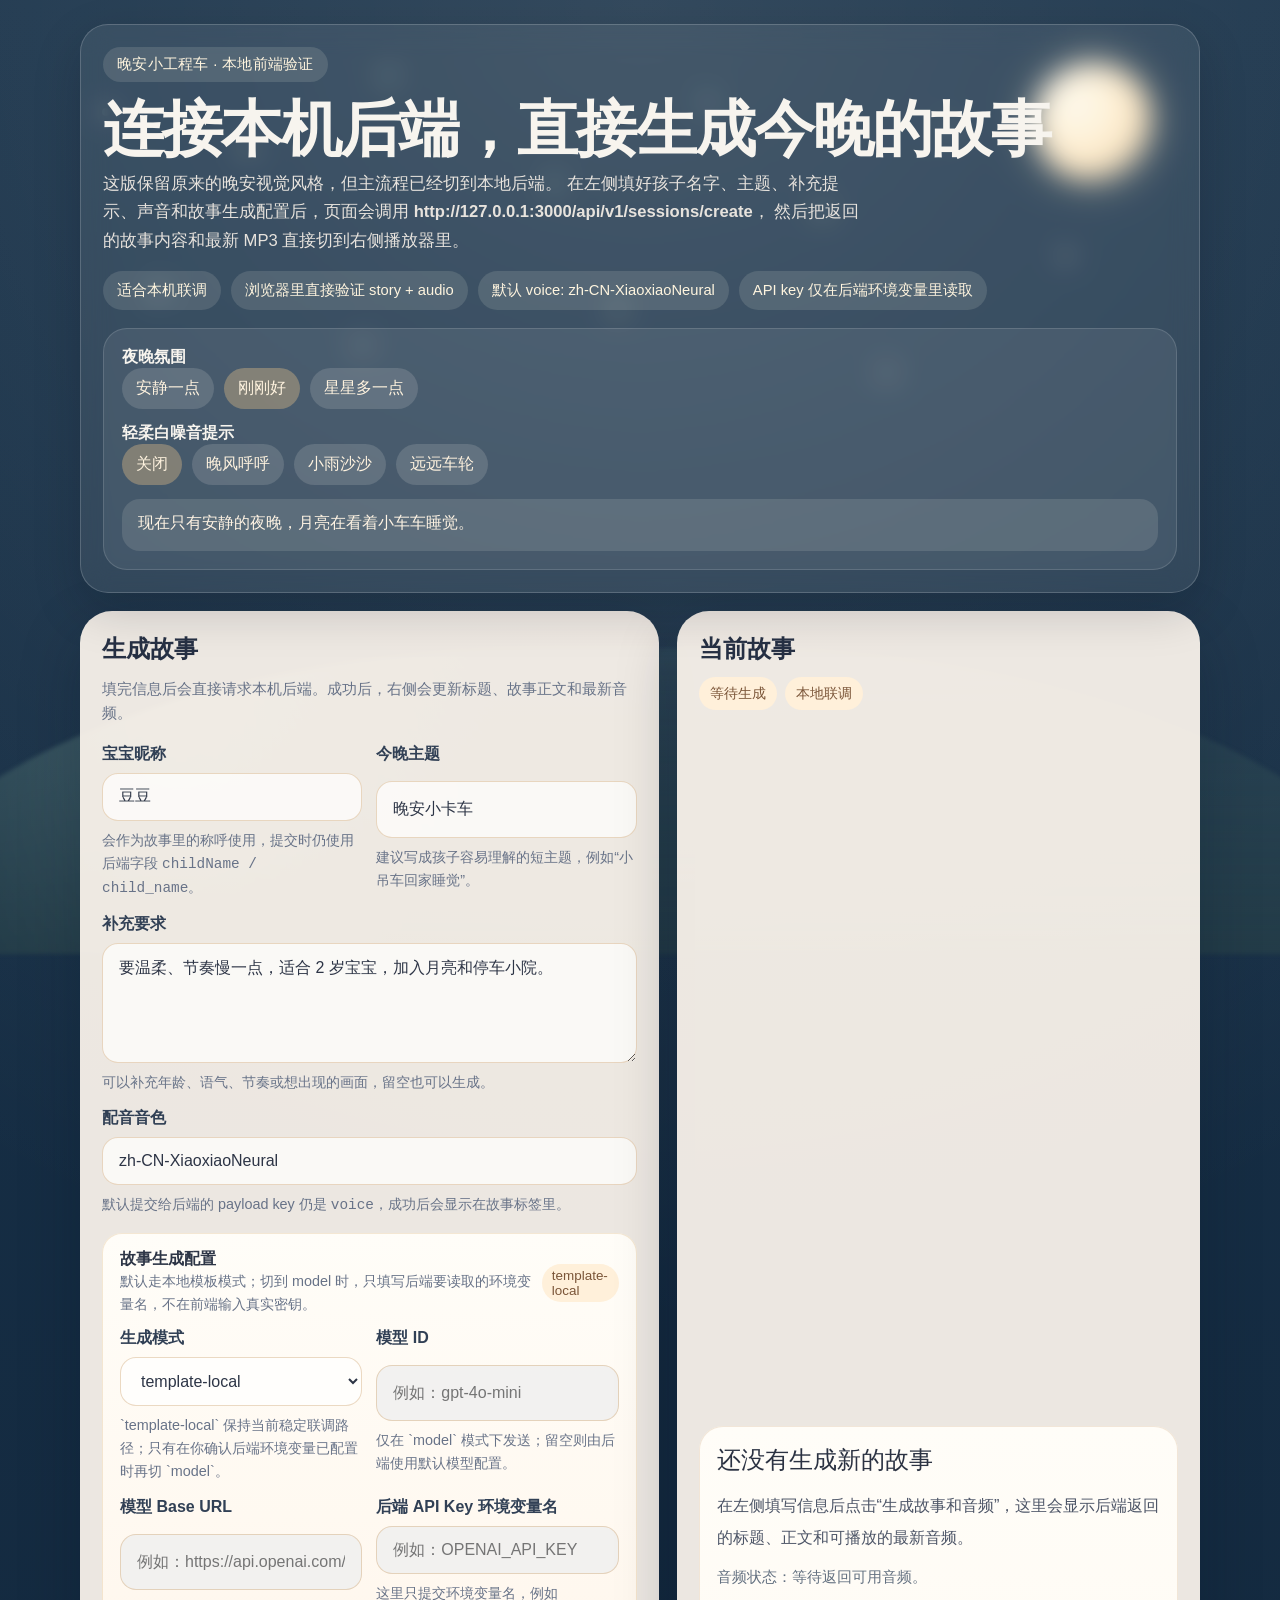
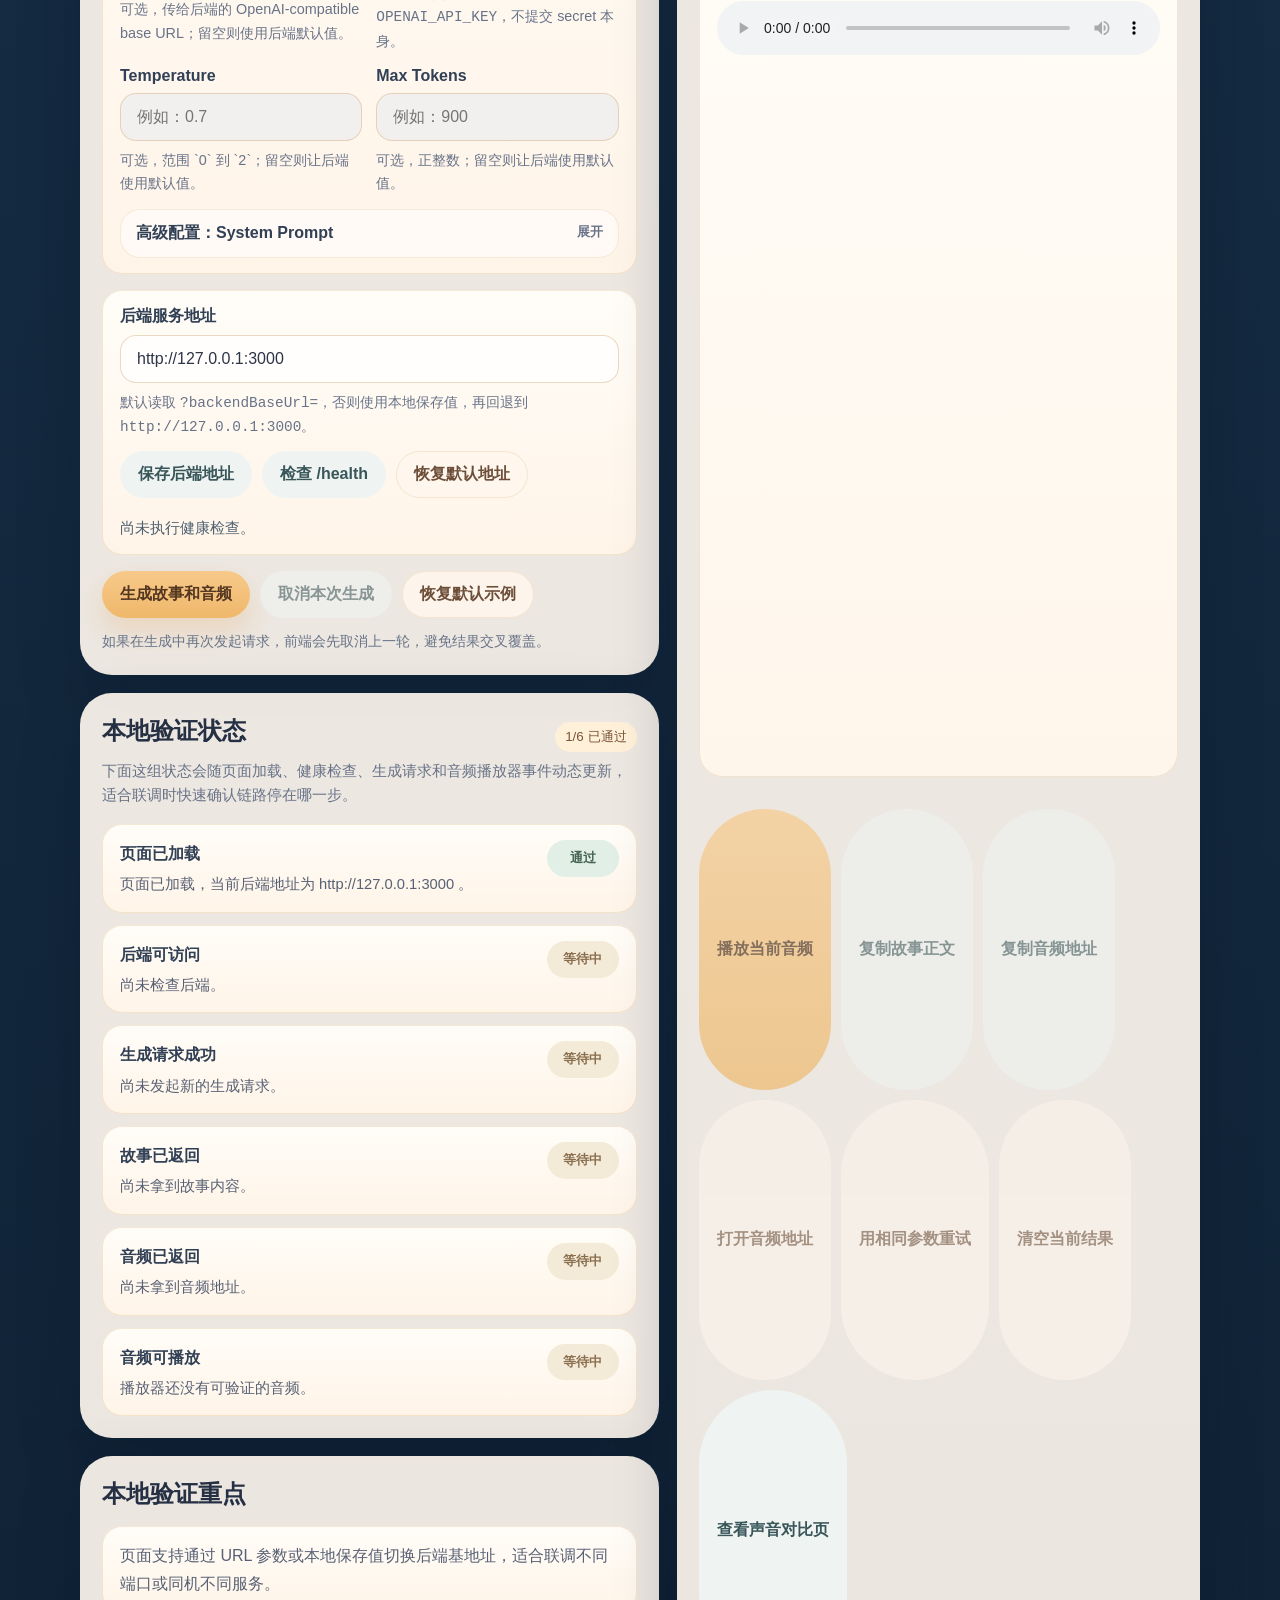
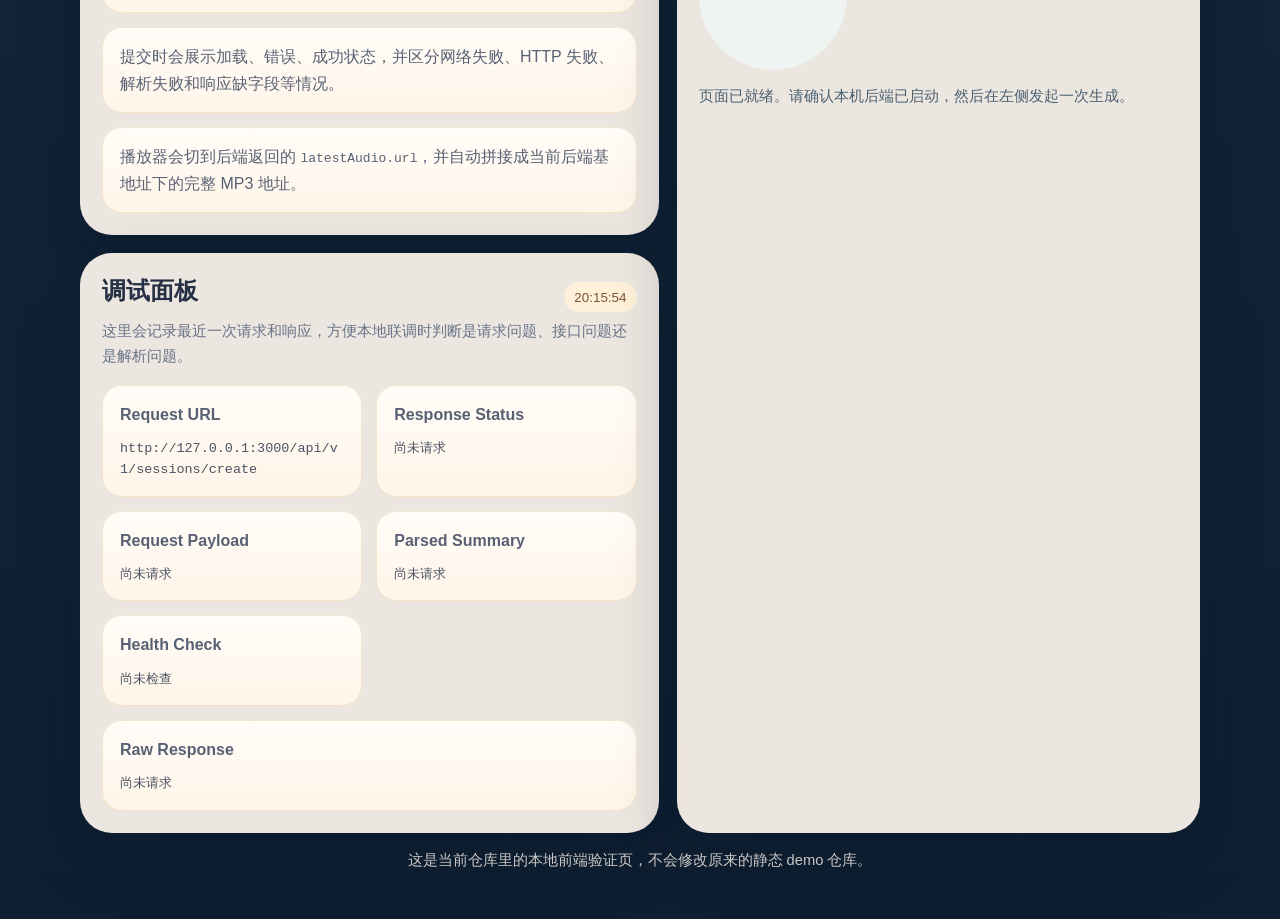
<file: index.html>
<!DOCTYPE html>
<html lang="zh-CN">
<head>
  <meta charset="UTF-8">
  <meta name="viewport" content="width=device-width, initial-scale=1.0">
  <title>晚安小工程车 · 本地前端验证页</title>
  <meta name="description" content="晚安小工程车本地前端验证页，可直接连接本机后端生成故事与音频。">
  <link rel="stylesheet" href="./styles.css">
</head>
<body class="ambient-medium">
  <div class="sky" aria-hidden="true">
    <div class="moon"></div>
    <div class="star" style="top: 12%; left: 8%; --duration: 4.8s; --delay: 0.2s;"></div>
    <div class="star" style="top: 16%; left: 19%; --duration: 5.4s; --delay: 1.1s;"></div>
    <div class="star" style="top: 8%; left: 30%; --duration: 6s; --delay: 1.8s;"></div>
    <div class="star" style="top: 20%; left: 43%; --duration: 4.1s; --delay: 0.9s;"></div>
    <div class="star" style="top: 11%; left: 55%; --duration: 5.8s; --delay: 2.1s;"></div>
    <div class="star" style="top: 23%; left: 64%; --duration: 4.4s; --delay: 0.7s;"></div>
    <div class="star" style="top: 14%; left: 74%; --duration: 5.2s; --delay: 1.4s;"></div>
    <div class="star" style="top: 28%; left: 83%; --duration: 6.4s; --delay: 2.6s;"></div>
    <div class="star" style="top: 32%; left: 12%; --duration: 4.6s; --delay: 0.4s;"></div>
    <div class="star" style="top: 38%; left: 28%; --duration: 5.6s; --delay: 2.2s;"></div>
    <div class="star" style="top: 34%; left: 48%; --duration: 4.3s; --delay: 1.4s;"></div>
    <div class="star" style="top: 41%; left: 69%; --duration: 5s; --delay: 0.5s;"></div>
    <div class="hills"></div>
  </div>

  <main class="wrap">
    <section class="hero">
      <div class="eyebrow">晚安小工程车 · 本地前端验证</div>
      <h1>连接本机后端，直接生成今晚的故事</h1>
      <p class="hero-copy">
        这版保留原来的晚安视觉风格，但主流程已经切到本地后端。
        在左侧填好孩子名字、主题、补充提示、声音和故事生成配置后，页面会调用
        <strong id="heroEndpoint">http://127.0.0.1:3000/api/v1/sessions/create</strong>，
        然后把返回的故事内容和最新 MP3 直接切到右侧播放器里。
      </p>
      <div class="hero-notes">
        <span class="hero-note">适合本机联调</span>
        <span class="hero-note">浏览器里直接验证 story + audio</span>
        <span class="hero-note">默认 voice: zh-CN-XiaoxiaoNeural</span>
        <span class="hero-note">API key 仅在后端环境变量里读取</span>
      </div>

      <div class="ambient-panel">
        <div>
          <strong>夜晚氛围</strong>
          <div class="ambient-options" id="ambientOptions">
            <button class="ambient-chip" data-ambient="low" type="button">安静一点</button>
            <button class="ambient-chip active" data-ambient="medium" type="button">刚刚好</button>
            <button class="ambient-chip" data-ambient="high" type="button">星星多一点</button>
          </div>
        </div>
        <div>
          <strong>轻柔白噪音提示</strong>
          <div class="noise-options" id="noiseOptions">
            <button class="ambient-chip active" data-noise="none" type="button">关闭</button>
            <button class="ambient-chip" data-noise="wind" type="button">晚风呼呼</button>
            <button class="ambient-chip" data-noise="rain" type="button">小雨沙沙</button>
            <button class="ambient-chip" data-noise="wheels" type="button">远远车轮</button>
          </div>
        </div>
        <p class="noise-cue" id="noiseCue">现在只有安静的夜晚，月亮在看着小车车睡觉。</p>
      </div>
    </section>

    <section class="layout">
      <div class="stack">
        <section class="card">
          <h2>生成故事</h2>
          <p class="subtle">
            填完信息后会直接请求本机后端。成功后，右侧会更新标题、故事正文和最新音频。
          </p>

          <form id="generationForm">
            <div class="form-grid">
              <div class="field">
                <label for="childNameInput">宝宝昵称</label>
                <input id="childNameInput" name="childName" type="text" placeholder="例如：豆豆" required>
                <p class="help-text">会作为故事里的称呼使用，提交时仍使用后端字段 <code>childName / child_name</code>。</p>
              </div>

              <div class="field">
                <label for="themeInput">今晚主题</label>
                <input id="themeInput" name="theme" type="text" placeholder="例如：晚安小卡车" required>
                <p class="help-text">建议写成孩子容易理解的短主题，例如“小吊车回家睡觉”。</p>
              </div>

              <div class="field full">
                <label for="promptInput">补充要求</label>
                <textarea id="promptInput" name="prompt" placeholder="例如：要温柔、节奏慢一点，适合 2 岁宝宝，加入月亮和停车小院。"></textarea>
                <p class="help-text">可以补充年龄、语气、节奏或想出现的画面，留空也可以生成。</p>
              </div>

              <div class="field full">
                <label for="voiceInput">配音音色</label>
                <input id="voiceInput" name="voice" type="text" value="zh-CN-XiaoxiaoNeural" required>
                <p class="help-text">默认提交给后端的 payload key 仍是 <code>voice</code>，成功后会显示在故事标签里。</p>
              </div>
            </div>

            <div class="config-panel">
              <div class="debug-heading">
                <div>
                  <strong>故事生成配置</strong>
                  <p class="help-text">默认走本地模板模式；切到 model 时，只填写后端要读取的环境变量名，不在前端输入真实密钥。</p>
                </div>
                <span class="debug-chip" id="providerModeSummary">template-local</span>
              </div>

              <div class="form-grid compact-grid">
                <div class="field">
                  <label for="providerModeInput">生成模式</label>
                  <select id="providerModeInput" name="providerMode">
                    <option value="template-local">template-local</option>
                    <option value="model">model</option>
                  </select>
                  <p class="help-text">`template-local` 保持当前稳定联调路径；只有在你确认后端环境变量已配置时再切 `model`。</p>
                </div>

                <div class="field">
                  <label for="modelInput">模型 ID</label>
                  <input id="modelInput" name="model" type="text" placeholder="例如：gpt-4o-mini" spellcheck="false">
                  <p class="help-text">仅在 `model` 模式下发送；留空则由后端使用默认模型配置。</p>
                </div>

                <div class="field">
                  <label for="baseUrlInput">模型 Base URL</label>
                  <input id="baseUrlInput" name="baseUrl" type="text" placeholder="例如：https://api.openai.com/v1" spellcheck="false">
                  <p class="help-text">可选，传给后端的 OpenAI-compatible base URL；留空则使用后端默认值。</p>
                </div>

                <div class="field">
                  <label for="apiKeyEnvVarInput">后端 API Key 环境变量名</label>
                  <input id="apiKeyEnvVarInput" name="apiKeyEnvVar" type="text" placeholder="例如：OPENAI_API_KEY" spellcheck="false" autocomplete="off">
                  <p class="help-text">这里只提交环境变量名，例如 <code>OPENAI_API_KEY</code>，不提交 secret 本身。</p>
                </div>

                <div class="field">
                  <label for="temperatureInput">Temperature</label>
                  <input id="temperatureInput" name="temperature" type="number" min="0" max="2" step="0.1" placeholder="例如：0.7">
                  <p class="help-text">可选，范围 `0` 到 `2`；留空则让后端使用默认值。</p>
                </div>

                <div class="field">
                  <label for="maxTokensInput">Max Tokens</label>
                  <input id="maxTokensInput" name="maxTokens" type="number" min="1" step="1" placeholder="例如：900">
                  <p class="help-text">可选，正整数；留空则让后端使用默认值。</p>
                </div>

                <div class="field full">
                  <details class="advanced-panel" id="advancedStoryConfig">
                    <summary>高级配置：System Prompt</summary>
                    <div class="advanced-panel-body">
                      <label for="systemPromptInput">System Prompt</label>
                      <textarea id="systemPromptInput" name="systemPrompt" placeholder="例如：请生成适合 2 岁宝宝、节奏慢、句子短、温柔收束的中文睡前故事。"></textarea>
                      <p class="help-text">可选。只在 `model` 模式下发送，适合本地验证模型提示词效果。</p>
                    </div>
                  </details>
                </div>
              </div>
            </div>

            <div class="config-panel">
              <div class="field">
                <label for="backendBaseUrlInput">后端服务地址</label>
                <input id="backendBaseUrlInput" name="backendBaseUrl" type="text" placeholder="http://127.0.0.1:3000" spellcheck="false">
                <p class="help-text">默认读取 <code>?backendBaseUrl=</code>，否则使用本地保存值，再回退到 <code>http://127.0.0.1:3000</code>。</p>
              </div>
              <div class="config-actions">
                <button class="secondary-btn" id="saveBackendBtn" type="button">保存后端地址</button>
                <button class="secondary-btn" id="healthCheckBtn" type="button">检查 /health</button>
                <button class="ghost-btn" id="resetBackendBtn" type="button">恢复默认地址</button>
              </div>
              <p class="status inline-status" id="healthStatus">尚未执行健康检查。</p>
            </div>

            <div class="demo-actions">
              <button class="primary-btn" id="generateBtn" type="submit">生成故事和音频</button>
              <button class="secondary-btn" id="cancelGenerateBtn" type="button">取消本次生成</button>
              <button class="ghost-btn" id="resetFormBtn" type="button">恢复默认示例</button>
            </div>
            <p class="help-text inline-help">如果在生成中再次发起请求，前端会先取消上一轮，避免结果交叉覆盖。</p>
          </form>
        </section>

        <section class="card">
          <div class="debug-heading">
            <h2>本地验证状态</h2>
            <span class="debug-chip" id="verificationSummary">等待首次检查</span>
          </div>
          <p class="subtle">下面这组状态会随页面加载、健康检查、生成请求和音频播放器事件动态更新，适合联调时快速确认链路停在哪一步。</p>
          <div class="verification-list">
            <div class="verification-item">
              <div>
                <strong>页面已加载</strong>
                <p id="checkPageLoadedDetail">初始化完成后会自动标记。</p>
              </div>
              <span class="check-badge pending" id="checkPageLoadedBadge">等待中</span>
            </div>
            <div class="verification-item">
              <div>
                <strong>后端可访问</strong>
                <p id="checkBackendReachableDetail">可通过健康检查或成功请求更新。</p>
              </div>
              <span class="check-badge pending" id="checkBackendReachableBadge">等待中</span>
            </div>
            <div class="verification-item">
              <div>
                <strong>生成请求成功</strong>
                <p id="checkGenerateRequestDetail">发起一次 POST 后更新。</p>
              </div>
              <span class="check-badge pending" id="checkGenerateRequestBadge">等待中</span>
            </div>
            <div class="verification-item">
              <div>
                <strong>故事已返回</strong>
                <p id="checkStoryReturnedDetail">检测到可展示的标题或正文后更新。</p>
              </div>
              <span class="check-badge pending" id="checkStoryReturnedBadge">等待中</span>
            </div>
            <div class="verification-item">
              <div>
                <strong>音频已返回</strong>
                <p id="checkAudioReturnedDetail">检测到音频 URL 后更新。</p>
              </div>
              <span class="check-badge pending" id="checkAudioReturnedBadge">等待中</span>
            </div>
            <div class="verification-item">
              <div>
                <strong>音频可播放</strong>
                <p id="checkAudioPlayableDetail">根据播放器加载与播放事件更新。</p>
              </div>
              <span class="check-badge pending" id="checkAudioPlayableBadge">等待中</span>
            </div>
          </div>
        </section>

        <section class="card">
          <h2>本地验证重点</h2>
          <div class="panel-grid">
            <div class="panel-item">页面支持通过 URL 参数或本地保存值切换后端基地址，适合联调不同端口或同机不同服务。</div>
            <div class="panel-item">提交时会展示加载、错误、成功状态，并区分网络失败、HTTP 失败、解析失败和响应缺字段等情况。</div>
            <div class="panel-item">播放器会切到后端返回的 <code>latestAudio.url</code>，并自动拼接成当前后端基地址下的完整 MP3 地址。</div>
          </div>
        </section>

        <section class="card">
          <div class="debug-heading">
            <h2>调试面板</h2>
            <span class="debug-chip" id="debugTimestamp">尚未请求</span>
          </div>
          <p class="subtle">这里会记录最近一次请求和响应，方便本地联调时判断是请求问题、接口问题还是解析问题。</p>
          <div class="debug-grid">
            <div class="debug-block">
              <strong>Request URL</strong>
              <pre class="debug-output" id="debugRequestUrl">尚未请求</pre>
            </div>
            <div class="debug-block">
              <strong>Response Status</strong>
              <pre class="debug-output" id="debugResponseStatus">尚未请求</pre>
            </div>
            <div class="debug-block">
              <strong>Request Payload</strong>
              <pre class="debug-output" id="debugRequestPayload">尚未请求</pre>
            </div>
            <div class="debug-block">
              <strong>Parsed Summary</strong>
              <pre class="debug-output" id="debugParsedSummary">尚未请求</pre>
            </div>
            <div class="debug-block">
              <strong>Health Check</strong>
              <pre class="debug-output" id="debugHealthCheck">尚未检查</pre>
            </div>
            <div class="debug-block full">
              <strong>Raw Response</strong>
              <pre class="debug-output raw-response" id="debugRawResponse">尚未请求</pre>
            </div>
          </div>
        </section>
      </div>

      <section class="card now-playing">
        <div>
          <h2>当前故事</h2>
          <div class="meta-row" id="currentTags">
            <span class="tag">等待生成</span>
            <span class="tag">本地联调</span>
          </div>
        </div>

        <div class="player-shell">
          <p class="story-title" id="currentTitle">还没有生成新的故事</p>
          <p class="story-text" id="currentDescription">在左侧填写信息后点击“生成故事和音频”，这里会显示后端返回的标题、正文和可播放的最新音频。</p>
          <p class="audio-status" id="audioStatus">音频状态：等待返回可用音频。</p>
          <audio id="mainPlayer" controls preload="metadata">
            <source id="mainSource" src="" type="audio/mpeg">
          </audio>
        </div>

        <div class="demo-actions">
          <button class="primary-btn" id="playCurrentBtn" type="button">播放当前音频</button>
          <button class="secondary-btn" id="copyStoryBtn" type="button">复制故事正文</button>
          <button class="secondary-btn" id="copyAudioUrlBtn" type="button">复制音频地址</button>
          <a class="ghost-btn" id="downloadCurrentBtn" href="#" target="_blank" rel="noopener noreferrer">打开音频地址</a>
          <button class="ghost-btn" id="regenerateBtn" type="button">用相同参数重试</button>
          <button class="ghost-btn" id="clearCurrentBtn" type="button">清空当前结果</button>
          <a class="secondary-btn" href="./voice-samples.html">查看声音对比页</a>
        </div>

        <p class="status" id="playerStatus">页面已就绪。请确认本机后端已启动，然后在左侧发起一次生成。</p>
      </section>
    </section>

    <p class="footer-note">这是当前仓库里的本地前端验证页，不会修改原来的静态 demo 仓库。</p>
  </main>

  <script src="./app.js"></script>
</body>
</html>
</file>
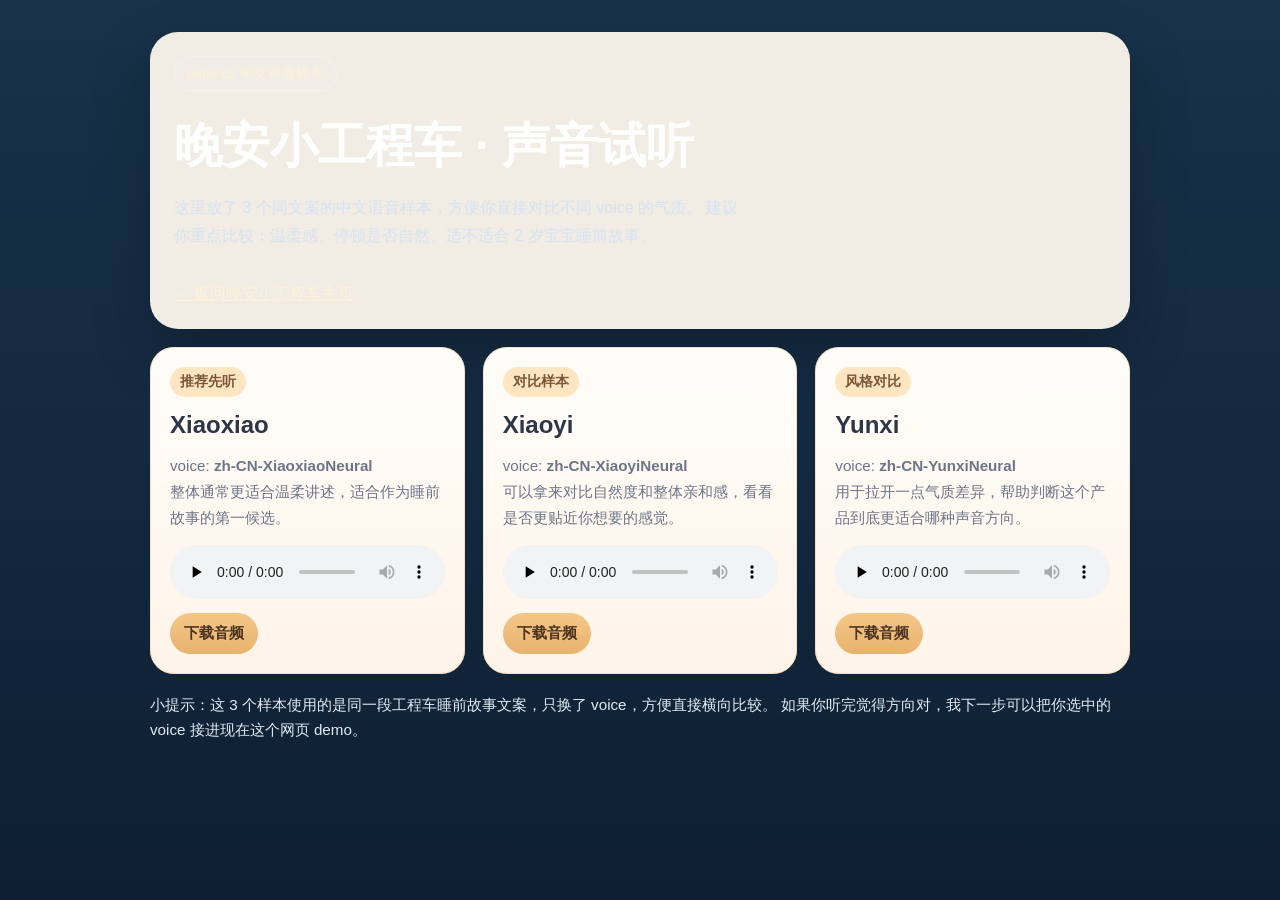
<file: voice-samples.html>
<!DOCTYPE html>
<html lang="zh-CN">
<head>
  <meta charset="UTF-8" />
  <meta name="viewport" content="width=device-width, initial-scale=1.0" />
  <title>晚安小工程车 · 声音样本</title>
  <meta name="description" content="晚安小工程车的 edge-tts 中文声音样本试听页。" />
  <style>
    :root {
      --bg-top: #18324a;
      --bg-bottom: #0e1f32;
      --panel: rgba(255, 248, 239, 0.94);
      --text: #2d3546;
      --muted: #6c7588;
      --accent: #f4c789;
      --accent-strong: #e8b36d;
      --line: rgba(255,255,255,0.18);
    }
    * { box-sizing: border-box; }
    body {
      margin: 0;
      min-height: 100vh;
      font-family: -apple-system, BlinkMacSystemFont, "Segoe UI", sans-serif;
      color: var(--text);
      background: linear-gradient(180deg, var(--bg-top), var(--bg-bottom));
    }
    .wrap {
      width: min(980px, calc(100% - 24px));
      margin: 0 auto;
      padding: 32px 0 48px;
    }
    .hero, .card {
      background: var(--panel);
      border-radius: 28px;
      padding: 24px;
      box-shadow: 0 24px 60px rgba(0,0,0,0.22);
    }
    .hero { margin-bottom: 18px; }
    .eyebrow {
      color: #fff1d6;
      display: inline-block;
      background: rgba(255,255,255,0.12);
      border: 1px solid var(--line);
      border-radius: 999px;
      padding: 8px 12px;
      font-size: 0.85rem;
      margin-bottom: 14px;
    }
    h1, h2, h3 { margin: 0; }
    h1 { color: white; margin-top: 8px; font-size: clamp(2rem, 4vw, 3rem); }
    .hero p { color: #d7e3f2; line-height: 1.75; max-width: 64ch; }
    .grid {
      display: grid;
      grid-template-columns: repeat(3, minmax(0, 1fr));
      gap: 18px;
      margin-top: 18px;
    }
    .sample-card {
      display: grid;
      gap: 14px;
      padding: 20px;
      border-radius: 24px;
      background: linear-gradient(180deg, #fffdf9, #fff4e9);
      box-shadow: inset 0 0 0 1px rgba(232, 193, 145, 0.45);
    }
    .tag {
      display: inline-block;
      width: fit-content;
      padding: 6px 10px;
      border-radius: 999px;
      background: #ffe6c0;
      color: #7a5637;
      font-size: 0.85rem;
      font-weight: 600;
    }
    .meta {
      color: var(--muted);
      line-height: 1.7;
      font-size: 0.95rem;
    }
    audio { width: 100%; }
    .actions {
      display: flex;
      gap: 10px;
      flex-wrap: wrap;
    }
    .btn {
      text-decoration: none;
      color: #4a331f;
      background: linear-gradient(180deg, var(--accent), var(--accent-strong));
      padding: 10px 14px;
      border-radius: 999px;
      font-weight: 700;
      font-size: 0.95rem;
    }
    .note {
      margin-top: 18px;
      color: #e2ebf5;
      line-height: 1.7;
      font-size: 0.95rem;
    }
    .back {
      margin-top: 18px;
      display: inline-block;
      color: #fff2d8;
    }
    @media (max-width: 860px) {
      .grid { grid-template-columns: 1fr; }
    }
  </style>
</head>
<body>
  <main class="wrap">
    <section class="hero">
      <div class="eyebrow">edge-tts 中文声音样本</div>
      <h1>晚安小工程车 · 声音试听</h1>
      <p>
        这里放了 3 个同文案的中文语音样本，方便你直接对比不同 voice 的气质。
        建议你重点比较：温柔感、停顿是否自然、适不适合 2 岁宝宝睡前故事。
      </p>
      <a class="back" href="./index.html">← 返回晚安小工程车主页</a>
    </section>

    <section class="grid">
      <article class="sample-card">
        <span class="tag">推荐先听</span>
        <h2>Xiaoxiao</h2>
        <div class="meta">voice: <strong>zh-CN-XiaoxiaoNeural</strong><br/>整体通常更适合温柔讲述，适合作为睡前故事的第一候选。</div>
        <audio controls preload="none" src="./samples/sample-xiaoxiao.mp3"></audio>
        <div class="actions">
          <a class="btn" href="./samples/sample-xiaoxiao.mp3">下载音频</a>
        </div>
      </article>

      <article class="sample-card">
        <span class="tag">对比样本</span>
        <h2>Xiaoyi</h2>
        <div class="meta">voice: <strong>zh-CN-XiaoyiNeural</strong><br/>可以拿来对比自然度和整体亲和感，看看是否更贴近你想要的感觉。</div>
        <audio controls preload="none" src="./samples/sample-xiaoyi.mp3"></audio>
        <div class="actions">
          <a class="btn" href="./samples/sample-xiaoyi.mp3">下载音频</a>
        </div>
      </article>

      <article class="sample-card">
        <span class="tag">风格对比</span>
        <h2>Yunxi</h2>
        <div class="meta">voice: <strong>zh-CN-YunxiNeural</strong><br/>用于拉开一点气质差异，帮助判断这个产品到底更适合哪种声音方向。</div>
        <audio controls preload="none" src="./samples/sample-yunxi.mp3"></audio>
        <div class="actions">
          <a class="btn" href="./samples/sample-yunxi.mp3">下载音频</a>
        </div>
      </article>
    </section>

    <p class="note">
      小提示：这 3 个样本使用的是同一段工程车睡前故事文案，只换了 voice，方便直接横向比较。
      如果你听完觉得方向对，我下一步可以把你选中的 voice 接进现在这个网页 demo。
    </p>
  </main>
</body>
</html>
</file>
<file: styles.css>
:root {
  --bg-top: #18324a;
  --bg-bottom: #0e1f32;
  --panel: rgba(255, 248, 239, 0.92);
  --panel-strong: #fff7ed;
  --line: rgba(255, 255, 255, 0.18);
  --text: #2d3546;
  --muted: #687388;
  --accent: #f7c98a;
  --accent-strong: #efb86a;
  --accent-deep: #d8895d;
  --success: #88b49c;
  --danger: #b35b52;
  --shadow: 0 24px 60px rgba(7, 18, 34, 0.26);
  --radius-xl: 32px;
  --radius-lg: 24px;
  --radius-md: 18px;
  --radius-sm: 14px;
  --font-display: "Trebuchet MS", "PingFang SC", "Hiragino Sans GB", "Microsoft YaHei", sans-serif;
  --font-body: "Avenir Next", "PingFang SC", "Microsoft YaHei", sans-serif;
  --star-opacity: 0.7;
  --ambient-opacity: 1;
}

* {
  box-sizing: border-box;
}

body {
  margin: 0;
  min-height: 100vh;
  font-family: var(--font-body);
  color: #f7f4ee;
  background:
    radial-gradient(circle at top, rgba(255, 247, 237, 0.12), transparent 32%),
    linear-gradient(180deg, var(--bg-top), var(--bg-bottom));
  overflow-x: hidden;
}

body.ambient-low {
  --star-opacity: 0.32;
  --ambient-opacity: 0.6;
}

body.ambient-medium {
  --star-opacity: 0.7;
  --ambient-opacity: 1;
}

body.ambient-high {
  --star-opacity: 1;
  --ambient-opacity: 1.15;
}

.sky {
  position: fixed;
  inset: 0;
  pointer-events: none;
  opacity: var(--ambient-opacity);
}

.moon {
  position: absolute;
  top: 7vh;
  right: 10vw;
  width: 118px;
  height: 118px;
  border-radius: 50%;
  background: radial-gradient(circle at 35% 35%, #fffdf5, #fde3ba 62%, rgba(253, 227, 186, 0.6) 75%);
  box-shadow: 0 0 40px rgba(255, 236, 197, 0.4);
}

.moon::after {
  content: "";
  position: absolute;
  inset: 14px 18px 18px 14px;
  border-radius: 50%;
  background: rgba(249, 239, 215, 0.22);
}

.star {
  position: absolute;
  width: 8px;
  height: 8px;
  border-radius: 50%;
  background: rgba(255, 245, 222, 0.9);
  box-shadow: 0 0 12px rgba(255, 246, 214, 0.6);
  opacity: var(--star-opacity);
  animation: twinkle var(--duration) ease-in-out infinite;
  animation-delay: var(--delay);
}

@keyframes twinkle {
  0%, 100% {
    transform: scale(0.9);
    opacity: calc(var(--star-opacity) * 0.55);
  }

  50% {
    transform: scale(1.25);
    opacity: var(--star-opacity);
  }
}

.hills {
  position: absolute;
  left: -10vw;
  right: -10vw;
  bottom: -6vh;
  height: 34vh;
  background:
    radial-gradient(circle at 20% 18%, rgba(165, 209, 192, 0.2), transparent 25%),
    linear-gradient(180deg, rgba(108, 149, 144, 0.14), rgba(42, 68, 73, 0.58));
  border-top-left-radius: 45% 100%;
  border-top-right-radius: 45% 100%;
  filter: blur(2px);
}

.wrap {
  position: relative;
  z-index: 1;
  width: min(1120px, calc(100% - 28px));
  margin: 0 auto;
  padding: 24px 0 40px;
}

.hero {
  padding: 22px;
  border: 1px solid var(--line);
  background: rgba(255, 255, 255, 0.08);
  backdrop-filter: blur(14px);
  border-radius: 28px;
  box-shadow: 0 18px 48px rgba(3, 10, 20, 0.18);
}

.eyebrow {
  display: inline-flex;
  align-items: center;
  gap: 8px;
  padding: 8px 14px;
  border-radius: 999px;
  background: rgba(255, 248, 239, 0.12);
  color: #fff5df;
  font-size: 0.92rem;
  letter-spacing: 0.02em;
}

h1 {
  margin: 16px 0 10px;
  font-family: var(--font-display);
  font-size: clamp(2rem, 6vw, 3.8rem);
  line-height: 1.02;
  letter-spacing: -0.03em;
}

.hero-copy {
  max-width: 760px;
  margin: 0;
  color: rgba(255, 247, 238, 0.88);
  font-size: 1.04rem;
  line-height: 1.7;
}

.hero-notes {
  display: flex;
  flex-wrap: wrap;
  gap: 10px;
  margin-top: 16px;
}

.hero-note {
  padding: 10px 14px;
  border-radius: 999px;
  background: rgba(255, 248, 239, 0.12);
  color: #fff5df;
  font-size: 0.92rem;
}

.ambient-panel {
  display: grid;
  gap: 14px;
  margin-top: 18px;
  padding: 18px;
  border-radius: 24px;
  background: rgba(255, 255, 255, 0.08);
  border: 1px solid rgba(255, 255, 255, 0.14);
}

.ambient-options,
.noise-options {
  display: flex;
  flex-wrap: wrap;
  gap: 10px;
}

.ambient-chip {
  border: 0;
  border-radius: 999px;
  padding: 10px 14px;
  background: rgba(255, 248, 239, 0.14);
  color: #fff3df;
  cursor: pointer;
  transition: background 0.2s ease, transform 0.2s ease;
  font: inherit;
}

.ambient-chip:hover {
  transform: translateY(-2px);
}

.ambient-chip.active {
  background: rgba(247, 201, 138, 0.34);
}

.noise-cue {
  margin: 0;
  padding: 14px 16px;
  border-radius: 18px;
  background: rgba(255, 248, 239, 0.12);
  color: #fff4e4;
  min-height: 52px;
}

.layout {
  display: grid;
  grid-template-columns: 1.05fr 0.95fr;
  gap: 18px;
  margin-top: 18px;
}

.stack {
  display: grid;
  gap: 18px;
}

.card {
  background: var(--panel);
  color: var(--text);
  border-radius: var(--radius-xl);
  box-shadow: var(--shadow);
  padding: 22px;
}

.card h2,
.card h3 {
  margin: 0 0 12px;
  font-family: var(--font-display);
  color: #263044;
}

.subtle {
  color: var(--muted);
  font-size: 0.96rem;
  line-height: 1.6;
  margin: 0;
}

.form-grid {
  display: grid;
  grid-template-columns: repeat(2, minmax(0, 1fr));
  gap: 14px;
  margin-top: 18px;
}

.field {
  display: grid;
  gap: 8px;
}

.field.full {
  grid-column: 1 / -1;
}

label {
  font-weight: 700;
  color: #314055;
}

input,
textarea,
select {
  width: 100%;
  border: 1px solid rgba(216, 180, 136, 0.5);
  border-radius: 16px;
  padding: 14px 16px;
  font: inherit;
  color: var(--text);
  background: rgba(255, 255, 255, 0.72);
  resize: vertical;
  transition: border-color 0.2s ease, box-shadow 0.2s ease, background 0.2s ease;
}

input:focus,
textarea:focus,
select:focus {
  outline: none;
  border-color: var(--accent-deep);
  box-shadow: 0 0 0 3px rgba(247, 201, 138, 0.22);
  background: #fffdfa;
}

textarea {
  min-height: 120px;
}

.help-text {
  margin: 0;
  color: var(--muted);
  font-size: 0.9rem;
  line-height: 1.6;
}

.inline-help {
  margin-top: 12px;
}

.config-panel {
  display: grid;
  gap: 12px;
  margin-top: 16px;
  padding: 16px 18px;
  border-radius: 20px;
  background: linear-gradient(180deg, #fffdf8, #fff4e8);
  box-shadow: inset 0 0 0 1px rgba(225, 194, 149, 0.38);
}

.compact-grid {
  margin-top: 0;
}

.advanced-panel {
  border-radius: 20px;
  background: rgba(255, 255, 255, 0.56);
  box-shadow: inset 0 0 0 1px rgba(225, 194, 149, 0.3);
}

.advanced-panel summary {
  cursor: pointer;
  list-style: none;
  padding: 14px 16px;
  font-weight: 700;
  color: #314055;
}

.advanced-panel summary::-webkit-details-marker {
  display: none;
}

.advanced-panel summary::after {
  content: "展开";
  float: right;
  font-size: 0.84rem;
  color: var(--muted);
}

.advanced-panel[open] summary::after {
  content: "收起";
}

.advanced-panel-body {
  display: grid;
  gap: 8px;
  padding: 0 16px 16px;
}

.model-mode-active .config-panel .advanced-panel,
.model-mode-active .config-panel select,
.model-mode-active .config-panel input,
.model-mode-active .config-panel textarea {
  background: rgba(255, 255, 255, 0.82);
}

input:disabled,
textarea:disabled,
select:disabled {
  cursor: not-allowed;
  color: #8a94a6;
  background: rgba(239, 239, 239, 0.78);
}

.config-actions,
.demo-actions {
  display: flex;
  flex-wrap: wrap;
  gap: 10px;
}

.demo-actions {
  margin-top: 16px;
}

.primary-btn,
.secondary-btn,
.ghost-btn {
  border: 0;
  border-radius: 999px;
  padding: 13px 18px;
  font: inherit;
  cursor: pointer;
  transition: transform 0.2s ease, box-shadow 0.2s ease, opacity 0.2s ease, background 0.2s ease;
  text-decoration: none;
  display: inline-flex;
  align-items: center;
  justify-content: center;
}

.primary-btn:hover,
.secondary-btn:hover,
.ghost-btn:hover {
  transform: translateY(-2px);
}

.primary-btn:disabled,
.secondary-btn:disabled,
.ghost-btn:disabled,
.ghost-btn.is-disabled {
  cursor: not-allowed;
  opacity: 0.56;
  transform: none;
  box-shadow: none;
  pointer-events: none;
}

.primary-btn {
  background: linear-gradient(180deg, var(--accent), var(--accent-strong));
  color: #543721;
  box-shadow: 0 14px 26px rgba(228, 177, 112, 0.3);
  font-weight: 700;
}

.primary-btn:disabled {
  cursor: wait;
  opacity: 0.68;
  transform: none;
  box-shadow: none;
}

.secondary-btn {
  background: #eff4f2;
  color: #39565a;
  font-weight: 700;
}

.secondary-btn.is-busy {
  box-shadow: 0 0 0 3px rgba(136, 180, 156, 0.18);
}

.ghost-btn {
  background: rgba(255, 248, 239, 0.9);
  color: #6d4f39;
  box-shadow: inset 0 0 0 1px rgba(225, 194, 149, 0.35);
  font-weight: 700;
}

.meta-row {
  display: flex;
  flex-wrap: wrap;
  gap: 8px;
}

.tag {
  display: inline-flex;
  align-items: center;
  gap: 6px;
  padding: 7px 11px;
  border-radius: 999px;
  background: #fff0da;
  color: #7a5437;
  font-size: 0.88rem;
}

.panel-grid,
.debug-grid {
  display: grid;
  gap: 14px;
  margin-top: 16px;
}

.verification-list {
  display: grid;
  gap: 12px;
  margin-top: 16px;
}

.debug-grid {
  grid-template-columns: repeat(2, minmax(0, 1fr));
}

.panel-item,
.verification-item,
.debug-block {
  padding: 16px 18px;
  border-radius: 20px;
  background: linear-gradient(180deg, #fffdf8, #fff4e8);
  box-shadow: inset 0 0 0 1px rgba(225, 194, 149, 0.38);
  color: #586174;
  line-height: 1.7;
}

.debug-block.full {
  grid-column: 1 / -1;
}

.verification-item {
  display: flex;
  align-items: flex-start;
  justify-content: space-between;
  gap: 14px;
}

.verification-item strong {
  color: #314055;
}

.verification-item p {
  margin: 6px 0 0;
  font-size: 0.92rem;
  line-height: 1.6;
}

.debug-heading {
  display: flex;
  align-items: center;
  justify-content: space-between;
  gap: 10px;
}

.debug-chip {
  display: inline-flex;
  align-items: center;
  min-height: 30px;
  padding: 4px 10px;
  border-radius: 999px;
  background: #fff0da;
  color: #7a5437;
  font-size: 0.84rem;
}

.debug-output {
  margin: 10px 0 0;
  white-space: pre-wrap;
  word-break: break-word;
  font-family: ui-monospace, SFMono-Regular, "SF Mono", Consolas, monospace;
  font-size: 0.84rem;
  line-height: 1.6;
  color: #4b5363;
}

.raw-response {
  max-height: 280px;
  overflow: auto;
}

.now-playing {
  display: grid;
  gap: 16px;
  min-height: 100%;
}

.player-shell {
  padding: 18px;
  border-radius: 24px;
  background: linear-gradient(180deg, #fffdf8, #fff6eb);
  box-shadow: inset 0 0 0 1px rgba(228, 206, 179, 0.48);
}

.player-shell audio {
  width: 100%;
  margin-top: 14px;
}

.audio-status {
  margin: 14px 0 0;
  color: #647181;
  font-size: 0.94rem;
}

.audio-status.loading {
  color: #8a6d3f;
}

.audio-status.success {
  color: #476352;
}

.audio-status.error {
  color: var(--danger);
}

.story-title {
  margin: 0;
  font-size: 1.5rem;
  color: #2b3242;
}

.story-text {
  margin: 14px 0 0;
  color: #4d5567;
  line-height: 1.95;
  font-size: 1.02rem;
  white-space: pre-line;
}

.status {
  min-height: 24px;
  margin: 0;
  color: #4c6172;
  font-size: 0.95rem;
}

.status.loading {
  color: #6f5f38;
}

.status.success {
  color: #476352;
}

.status.error {
  color: var(--danger);
}

.inline-status {
  margin-top: 8px;
  min-height: 20px;
}

.check-badge {
  display: inline-flex;
  align-items: center;
  justify-content: center;
  min-width: 72px;
  padding: 7px 12px;
  border-radius: 999px;
  font-size: 0.84rem;
  font-weight: 700;
  flex-shrink: 0;
}

.check-badge.pending {
  background: #f4ead8;
  color: #8a6f4f;
}

.check-badge.in_progress {
  background: #f8e6ba;
  color: #7a6036;
}

.check-badge.pass {
  background: #e1efe7;
  color: #476352;
}

.check-badge.fail {
  background: #f7e3df;
  color: #8c4d48;
}

.footer-note {
  margin-top: 18px;
  color: rgba(255, 247, 238, 0.78);
  text-align: center;
  font-size: 0.92rem;
}

@media (max-width: 960px) {
  .layout {
    grid-template-columns: 1fr;
  }
}

@media (max-width: 720px) {
  .form-grid,
  .debug-grid {
    grid-template-columns: 1fr;
  }
}

@media (max-width: 560px) {
  .wrap {
    width: min(100% - 18px, 100%);
    padding-top: 14px;
  }

  .hero,
  .card {
    padding: 18px;
    border-radius: 24px;
  }

  .moon {
    width: 88px;
    height: 88px;
    right: 6vw;
  }

  .config-actions,
  .demo-actions {
    display: grid;
  }

  .hero-note,
  .tag,
  .check-badge {
    font-size: 0.84rem;
  }

  .debug-heading {
    align-items: flex-start;
    flex-direction: column;
  }

  .verification-item {
    flex-direction: column;
  }
}
</file>
